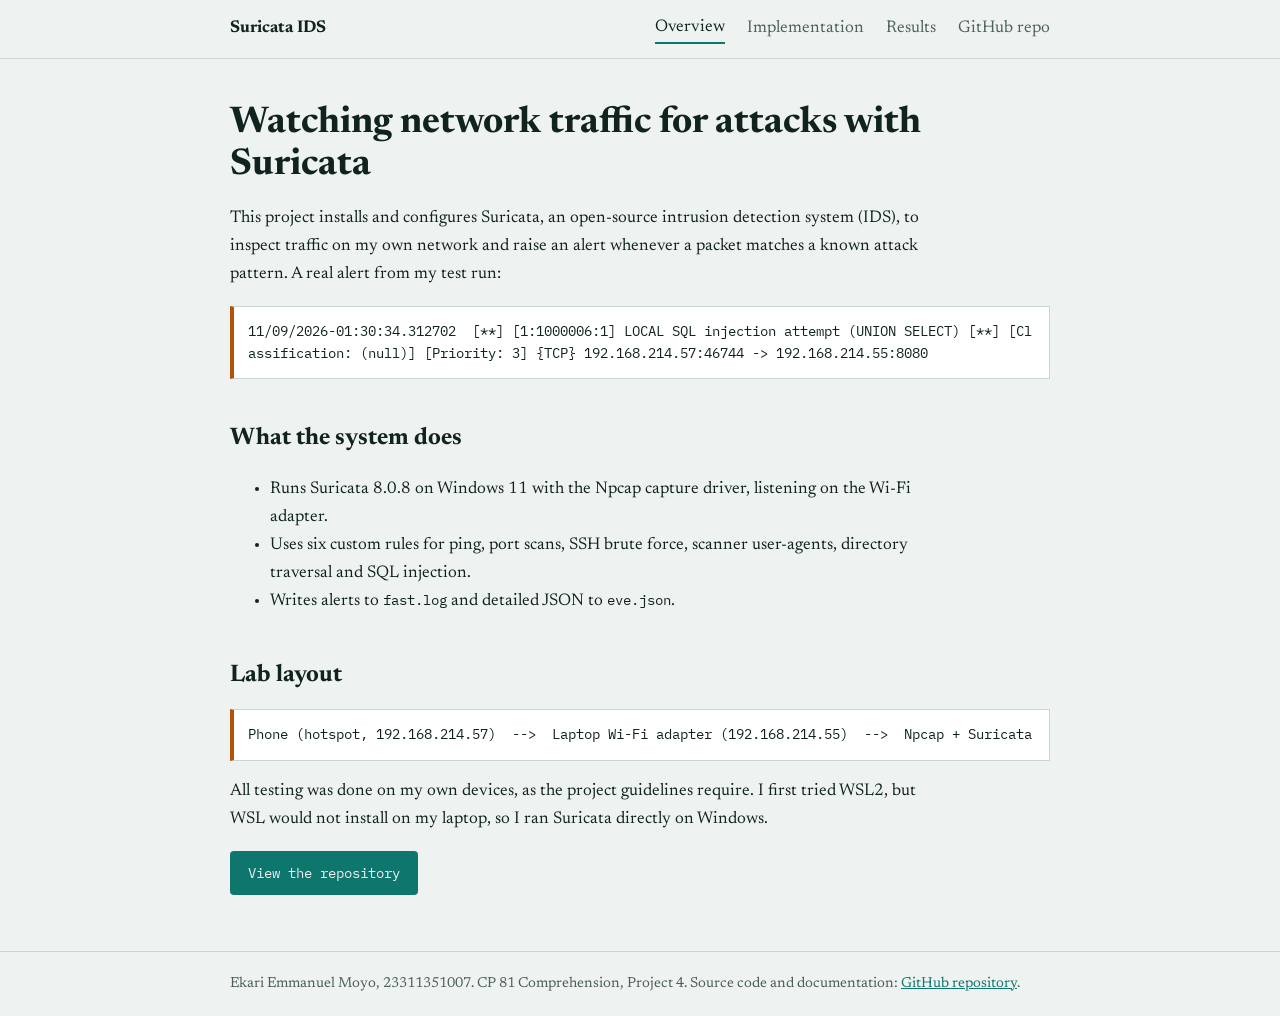
<file: docs/index.html>
<!doctype html><html lang="en"><head><meta charset="utf-8"><meta name="viewport" content="width=device-width, initial-scale=1">
<title>Overview | Suricata IDS Project</title>
<link rel="preconnect" href="https://fonts.googleapis.com"><link rel="preconnect" href="https://fonts.gstatic.com" crossorigin>
<link href="https://fonts.googleapis.com/css2?family=IBM+Plex+Mono&family=Newsreader:opsz,wght@6..72,400;6..72,600&display=swap" rel="stylesheet">
<link rel="stylesheet" href="style.css"></head><body>
<nav><div class="wrap"><b>Suricata IDS</b>
<a href="index.html" aria-current="page">Overview</a><a href="implementation.html" >Implementation</a><a href="results.html" >Results</a>
<a href="https://github.com/kayrie18/Intrusion-Detection-System">GitHub repo</a></div></nav><main class="wrap">
<h1>Watching network traffic for attacks with Suricata</h1>
<p>This project installs and configures Suricata, an open-source intrusion detection system (IDS), to inspect traffic on my own network and raise an alert whenever a packet matches a known attack pattern. A real alert from my test run:</p>
<pre class="alertline">11/09/2026-01:30:34.312702  [**] [1:1000006:1] LOCAL SQL injection attempt (UNION SELECT) [**] [Classification: (null)] [Priority: 3] {TCP} 192.168.214.57:46744 -> 192.168.214.55:8080</pre>
<h2>What the system does</h2>
<ul><li>Runs Suricata 8.0.8 on Windows 11 with the Npcap capture driver, listening on the Wi-Fi adapter.</li>
<li>Uses six custom rules for ping, port scans, SSH brute force, scanner user-agents, directory traversal and SQL injection.</li>
<li>Writes alerts to <code>fast.log</code> and detailed JSON to <code>eve.json</code>.</li></ul>
<h2>Lab layout</h2>
<pre>Phone (hotspot, 192.168.214.57)  --&gt;  Laptop Wi-Fi adapter (192.168.214.55)  --&gt;  Npcap + Suricata  --&gt;  fast.log</pre>
<p>All testing was done on my own devices, as the project guidelines require. I first tried WSL2, but WSL would not install on my laptop, so I ran Suricata directly on Windows.</p>
<p><a class="btn" href="https://github.com/kayrie18/Intrusion-Detection-System">View the repository</a></p>
</main><footer><div class="wrap">Ekari Emmanuel Moyo, 23311351007. CP 81 Comprehension, Project 4. Source code and documentation: <a href="https://github.com/kayrie18/Intrusion-Detection-System">GitHub repository</a>.</div></footer></body></html>
</file>
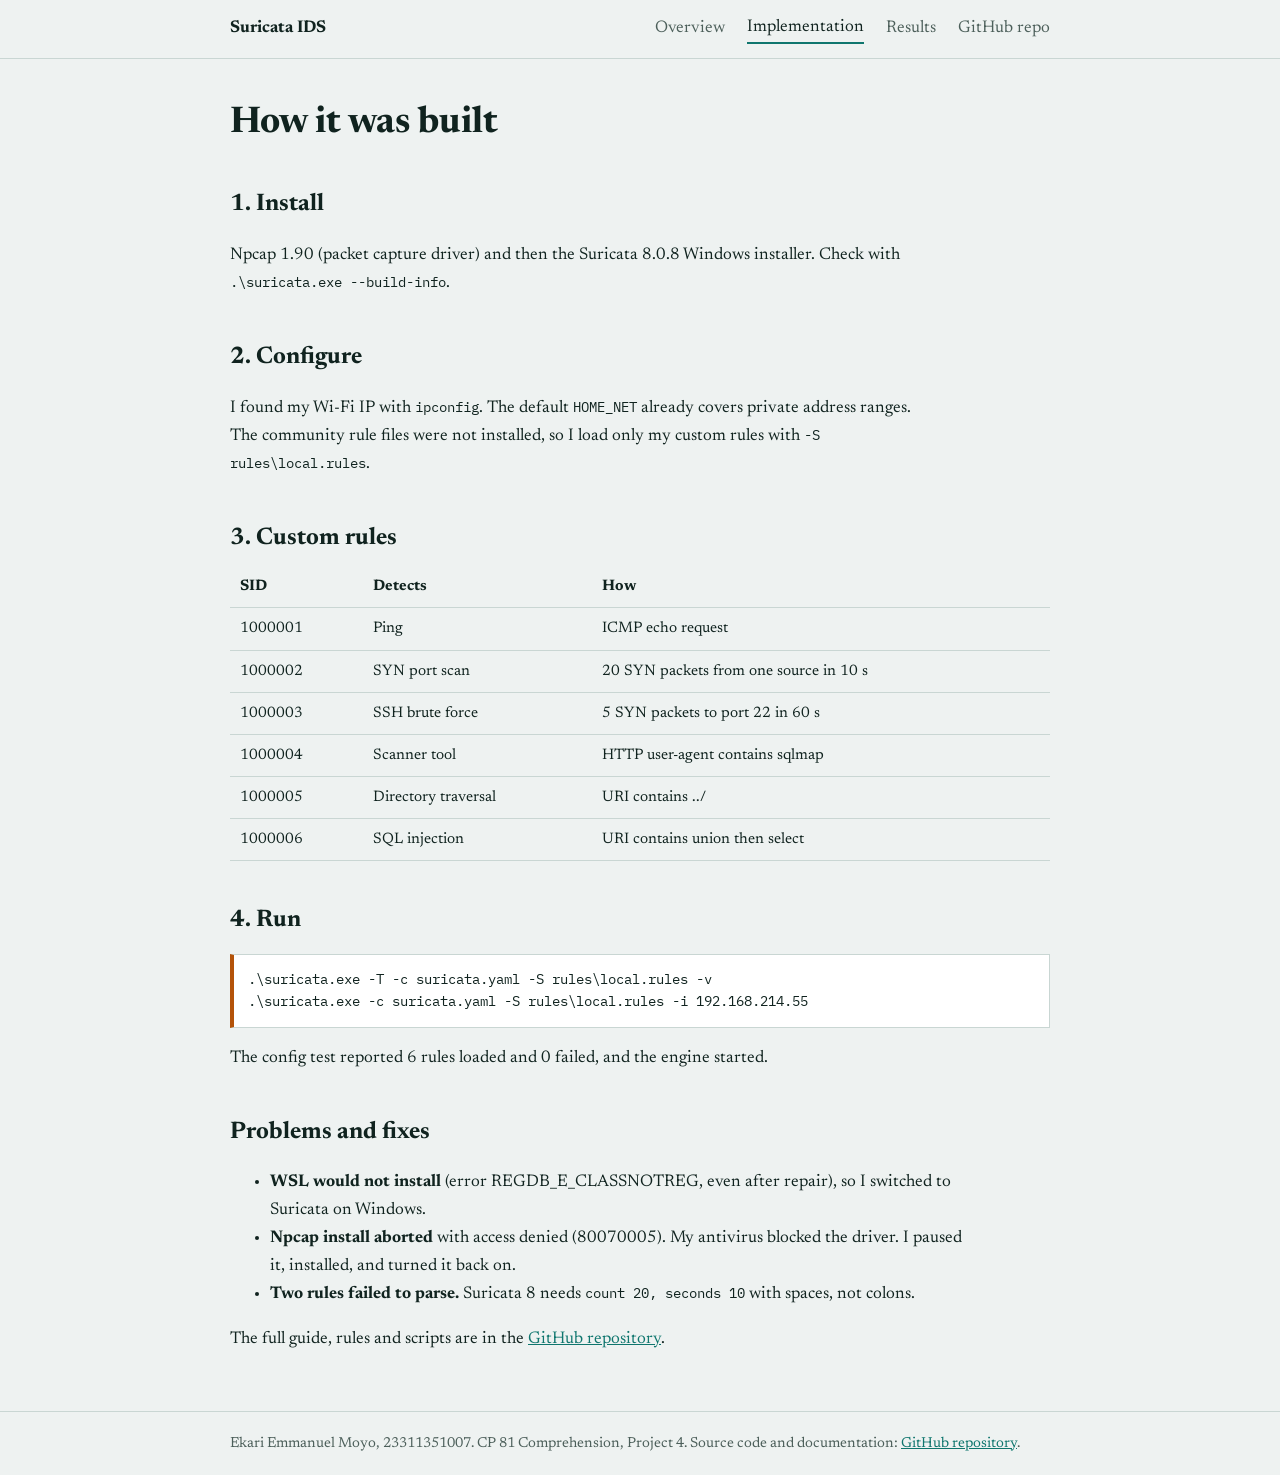
<file: docs/implementation.html>
<!doctype html><html lang="en"><head><meta charset="utf-8"><meta name="viewport" content="width=device-width, initial-scale=1">
<title>Implementation | Suricata IDS Project</title>
<link rel="preconnect" href="https://fonts.googleapis.com"><link rel="preconnect" href="https://fonts.gstatic.com" crossorigin>
<link href="https://fonts.googleapis.com/css2?family=IBM+Plex+Mono&family=Newsreader:opsz,wght@6..72,400;6..72,600&display=swap" rel="stylesheet">
<link rel="stylesheet" href="style.css"></head><body>
<nav><div class="wrap"><b>Suricata IDS</b>
<a href="index.html" >Overview</a><a href="implementation.html" aria-current="page">Implementation</a><a href="results.html" >Results</a>
<a href="https://github.com/kayrie18/Intrusion-Detection-System">GitHub repo</a></div></nav><main class="wrap">
<h1>How it was built</h1>
<h2>1. Install</h2>
<p>Npcap 1.90 (packet capture driver) and then the Suricata 8.0.8 Windows installer. Check with <code>.\suricata.exe --build-info</code>.</p>
<h2>2. Configure</h2>
<p>I found my Wi-Fi IP with <code>ipconfig</code>. The default <code>HOME_NET</code> already covers private address ranges. The community rule files were not installed, so I load only my custom rules with <code>-S rules\local.rules</code>.</p>
<h2>3. Custom rules</h2>
<div class="table"><table><tr><th>SID</th><th>Detects</th><th>How</th></tr>
<tr><td>1000001</td><td>Ping</td><td>ICMP echo request</td></tr>
<tr><td>1000002</td><td>SYN port scan</td><td>20 SYN packets from one source in 10 s</td></tr>
<tr><td>1000003</td><td>SSH brute force</td><td>5 SYN packets to port 22 in 60 s</td></tr>
<tr><td>1000004</td><td>Scanner tool</td><td>HTTP user-agent contains sqlmap</td></tr>
<tr><td>1000005</td><td>Directory traversal</td><td>URI contains ../</td></tr>
<tr><td>1000006</td><td>SQL injection</td><td>URI contains union then select</td></tr></table></div>
<h2>4. Run</h2>
<pre>.\suricata.exe -T -c suricata.yaml -S rules\local.rules -v
.\suricata.exe -c suricata.yaml -S rules\local.rules -i 192.168.214.55</pre>
<p>The config test reported 6 rules loaded and 0 failed, and the engine started.</p>
<h2>Problems and fixes</h2>
<ul><li><b>WSL would not install</b> (error REGDB_E_CLASSNOTREG, even after repair), so I switched to Suricata on Windows.</li>
<li><b>Npcap install aborted</b> with access denied (80070005). My antivirus blocked the driver. I paused it, installed, and turned it back on.</li>
<li><b>Two rules failed to parse.</b> Suricata 8 needs <code>count 20, seconds 10</code> with spaces, not colons.</li></ul>
<p>The full guide, rules and scripts are in the <a href="https://github.com/kayrie18/Intrusion-Detection-System">GitHub repository</a>.</p>
</main><footer><div class="wrap">Ekari Emmanuel Moyo, 23311351007. CP 81 Comprehension, Project 4. Source code and documentation: <a href="https://github.com/kayrie18/Intrusion-Detection-System">GitHub repository</a>.</div></footer></body></html>
</file>
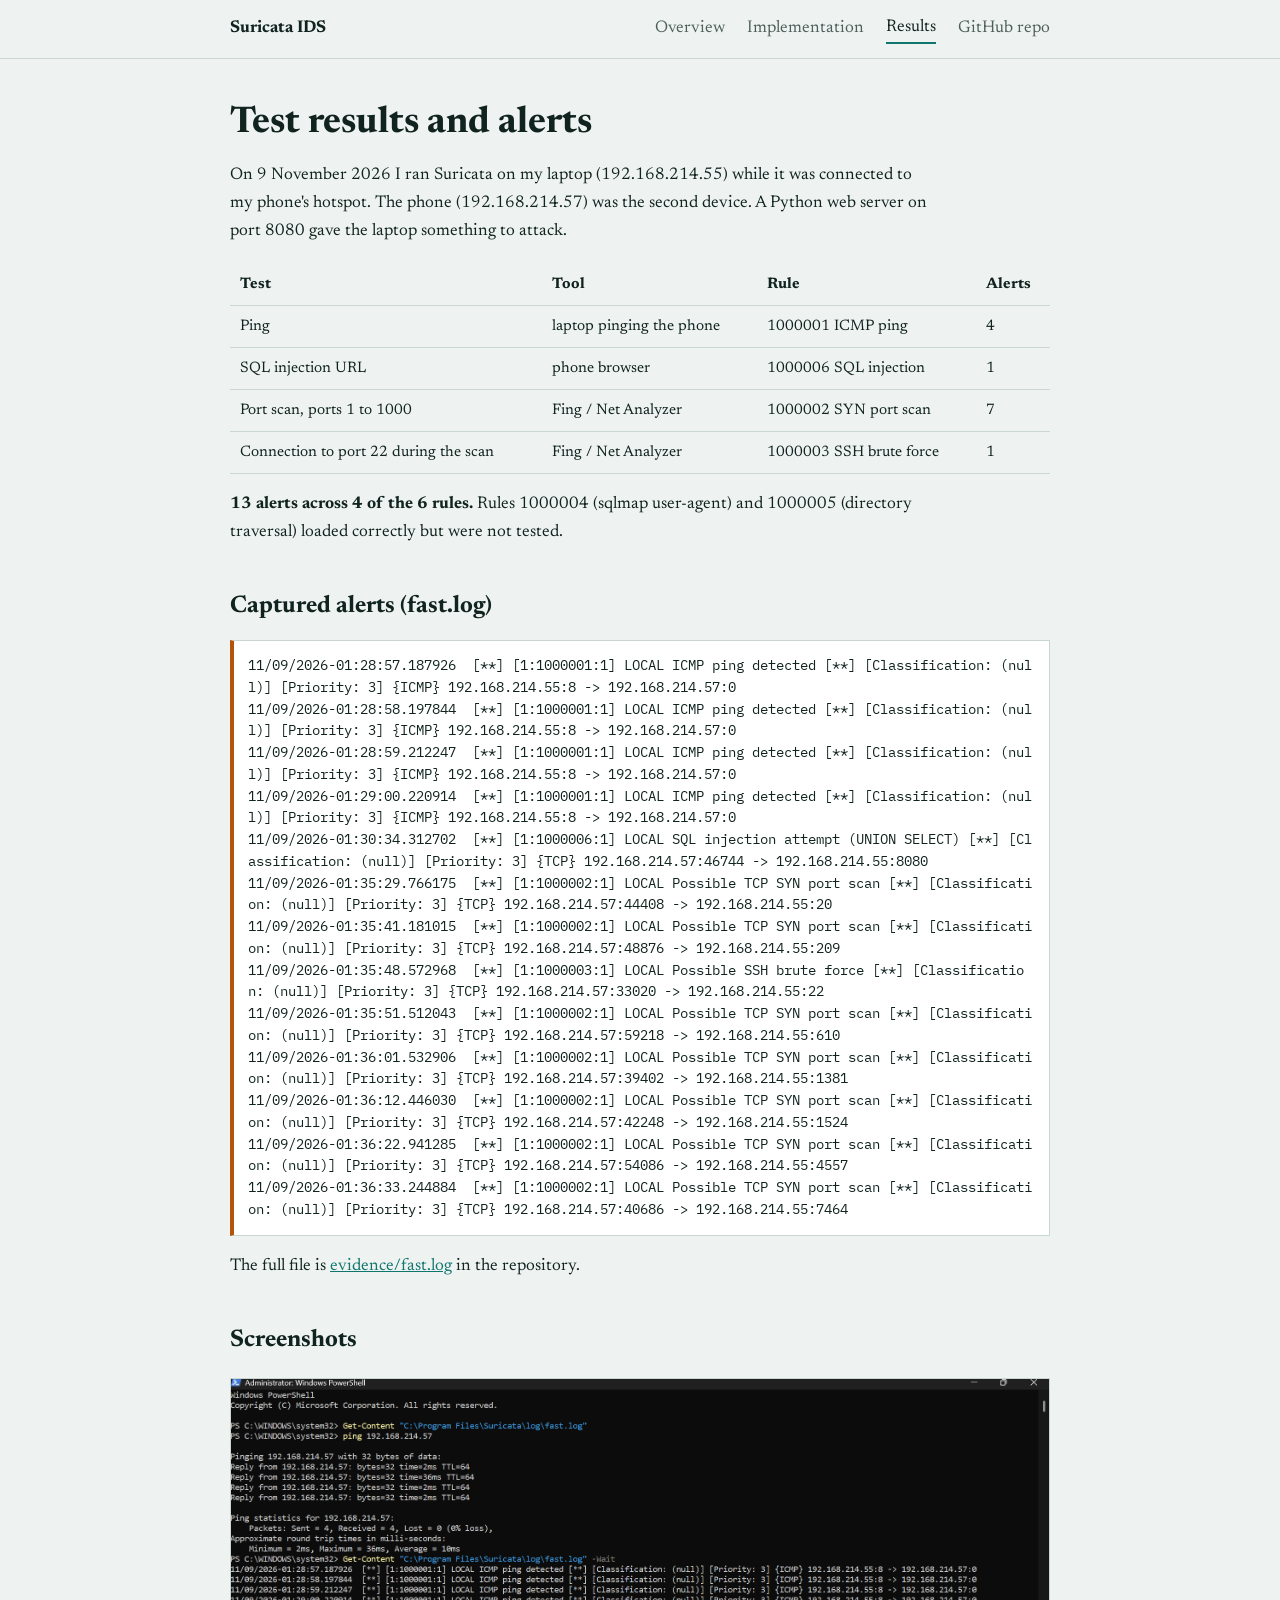
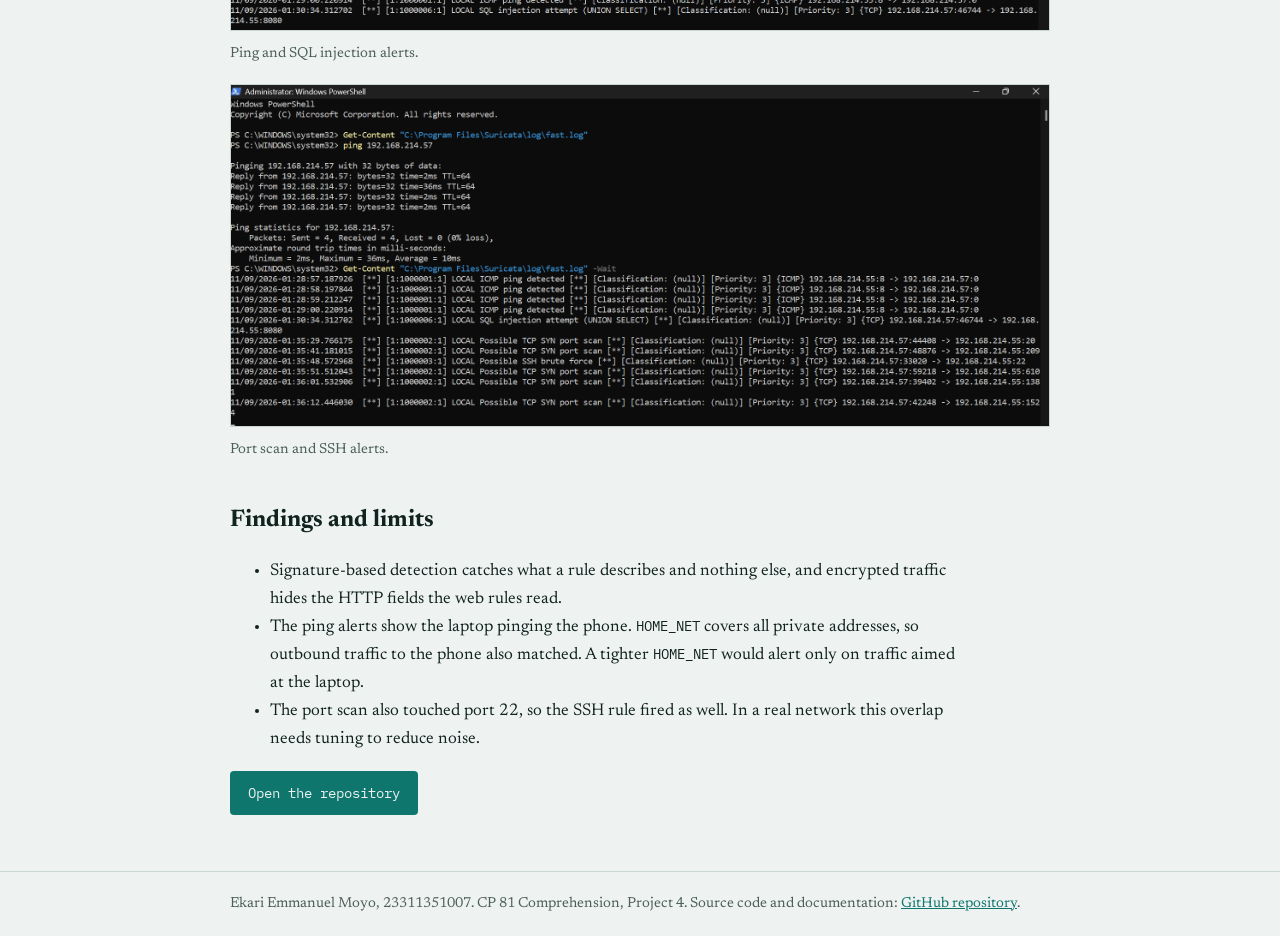
<file: docs/results.html>
<!doctype html><html lang="en"><head><meta charset="utf-8"><meta name="viewport" content="width=device-width, initial-scale=1">
<title>Results | Suricata IDS Project</title>
<link rel="preconnect" href="https://fonts.googleapis.com"><link rel="preconnect" href="https://fonts.gstatic.com" crossorigin>
<link href="https://fonts.googleapis.com/css2?family=IBM+Plex+Mono&family=Newsreader:opsz,wght@6..72,400;6..72,600&display=swap" rel="stylesheet">
<link rel="stylesheet" href="style.css"></head><body>
<nav><div class="wrap"><b>Suricata IDS</b>
<a href="index.html" >Overview</a><a href="implementation.html" >Implementation</a><a href="results.html" aria-current="page">Results</a>
<a href="https://github.com/kayrie18/Intrusion-Detection-System">GitHub repo</a></div></nav><main class="wrap">
<h1>Test results and alerts</h1>
<p>On 9 November 2026 I ran Suricata on my laptop (192.168.214.55) while it was connected to my phone's hotspot. The phone (192.168.214.57) was the second device. A Python web server on port 8080 gave the laptop something to attack.</p>
<div class="table"><table><tr><th>Test</th><th>Tool</th><th>Rule</th><th>Alerts</th></tr>
<tr><td>Ping</td><td>laptop pinging the phone</td><td>1000001 ICMP ping</td><td>4</td></tr>
<tr><td>SQL injection URL</td><td>phone browser</td><td>1000006 SQL injection</td><td>1</td></tr>
<tr><td>Port scan, ports 1 to 1000</td><td>Fing / Net Analyzer</td><td>1000002 SYN port scan</td><td>7</td></tr>
<tr><td>Connection to port 22 during the scan</td><td>Fing / Net Analyzer</td><td>1000003 SSH brute force</td><td>1</td></tr></table></div>
<p><b>13 alerts across 4 of the 6 rules.</b> Rules 1000004 (sqlmap user-agent) and 1000005 (directory traversal) loaded correctly but were not tested.</p>
<h2>Captured alerts (fast.log)</h2>
<pre class="alertline">11/09/2026-01:28:57.187926  [**] [1:1000001:1] LOCAL ICMP ping detected [**] [Classification: (null)] [Priority: 3] {ICMP} 192.168.214.55:8 -&gt; 192.168.214.57:0
11/09/2026-01:28:58.197844  [**] [1:1000001:1] LOCAL ICMP ping detected [**] [Classification: (null)] [Priority: 3] {ICMP} 192.168.214.55:8 -&gt; 192.168.214.57:0
11/09/2026-01:28:59.212247  [**] [1:1000001:1] LOCAL ICMP ping detected [**] [Classification: (null)] [Priority: 3] {ICMP} 192.168.214.55:8 -&gt; 192.168.214.57:0
11/09/2026-01:29:00.220914  [**] [1:1000001:1] LOCAL ICMP ping detected [**] [Classification: (null)] [Priority: 3] {ICMP} 192.168.214.55:8 -&gt; 192.168.214.57:0
11/09/2026-01:30:34.312702  [**] [1:1000006:1] LOCAL SQL injection attempt (UNION SELECT) [**] [Classification: (null)] [Priority: 3] {TCP} 192.168.214.57:46744 -&gt; 192.168.214.55:8080
11/09/2026-01:35:29.766175  [**] [1:1000002:1] LOCAL Possible TCP SYN port scan [**] [Classification: (null)] [Priority: 3] {TCP} 192.168.214.57:44408 -&gt; 192.168.214.55:20
11/09/2026-01:35:41.181015  [**] [1:1000002:1] LOCAL Possible TCP SYN port scan [**] [Classification: (null)] [Priority: 3] {TCP} 192.168.214.57:48876 -&gt; 192.168.214.55:209
11/09/2026-01:35:48.572968  [**] [1:1000003:1] LOCAL Possible SSH brute force [**] [Classification: (null)] [Priority: 3] {TCP} 192.168.214.57:33020 -&gt; 192.168.214.55:22
11/09/2026-01:35:51.512043  [**] [1:1000002:1] LOCAL Possible TCP SYN port scan [**] [Classification: (null)] [Priority: 3] {TCP} 192.168.214.57:59218 -&gt; 192.168.214.55:610
11/09/2026-01:36:01.532906  [**] [1:1000002:1] LOCAL Possible TCP SYN port scan [**] [Classification: (null)] [Priority: 3] {TCP} 192.168.214.57:39402 -&gt; 192.168.214.55:1381
11/09/2026-01:36:12.446030  [**] [1:1000002:1] LOCAL Possible TCP SYN port scan [**] [Classification: (null)] [Priority: 3] {TCP} 192.168.214.57:42248 -&gt; 192.168.214.55:1524
11/09/2026-01:36:22.941285  [**] [1:1000002:1] LOCAL Possible TCP SYN port scan [**] [Classification: (null)] [Priority: 3] {TCP} 192.168.214.57:54086 -&gt; 192.168.214.55:4557
11/09/2026-01:36:33.244884  [**] [1:1000002:1] LOCAL Possible TCP SYN port scan [**] [Classification: (null)] [Priority: 3] {TCP} 192.168.214.57:40686 -&gt; 192.168.214.55:7464</pre>
<p>The full file is <a href="https://github.com/kayrie18/Intrusion-Detection-System/blob/main/evidence/fast.log">evidence/fast.log</a> in the repository.</p>
<h2>Screenshots</h2>
<figure><img src="screenshots/alerts-ping-sqli.png" alt="PowerShell showing ICMP ping and SQL injection alerts from fast.log"><figcaption>Ping and SQL injection alerts.</figcaption></figure>
<figure><img src="screenshots/alerts-portscan.png" alt="PowerShell showing TCP SYN port scan and SSH brute force alerts from fast.log"><figcaption>Port scan and SSH alerts.</figcaption></figure>
<h2>Findings and limits</h2>
<ul><li>Signature-based detection catches what a rule describes and nothing else, and encrypted traffic hides the HTTP fields the web rules read.</li>
<li>The ping alerts show the laptop pinging the phone. <code>HOME_NET</code> covers all private addresses, so outbound traffic to the phone also matched. A tighter <code>HOME_NET</code> would alert only on traffic aimed at the laptop.</li>
<li>The port scan also touched port 22, so the SSH rule fired as well. In a real network this overlap needs tuning to reduce noise.</li></ul>
<p><a class="btn" href="https://github.com/kayrie18/Intrusion-Detection-System">Open the repository</a></p>
</main><footer><div class="wrap">Ekari Emmanuel Moyo, 23311351007. CP 81 Comprehension, Project 4. Source code and documentation: <a href="https://github.com/kayrie18/Intrusion-Detection-System">GitHub repository</a>.</div></footer></body></html>
</file>
<file: docs/style.css>
:root{--paper:#eef2f1;--ink:#10231f;--muted:#4c5f5a;--signal:#0f766e;--alert:#b45309;--panel:#ffffff;--line:#c9d6d3;color-scheme:light}
@media (prefers-color-scheme:dark){:root{--paper:#0e1b18;--ink:#e6efed;--muted:#9bb0ab;--signal:#4fd1c0;--alert:#f2a65a;--panel:#14262c;--line:#2a403b;color-scheme:dark}}
*{box-sizing:border-box}
body{margin:0;background:var(--paper);color:var(--ink);font:17px/1.65 "Newsreader",Georgia,serif}
a{color:var(--signal)}
.wrap{max-width:860px;margin:0 auto;padding:0 20px}
nav{border-bottom:1px solid var(--line);padding:14px 0}
nav .wrap{display:flex;gap:22px;flex-wrap:wrap;align-items:center}
nav b{margin-right:auto}
nav a{text-decoration:none;color:var(--muted)}
nav a[aria-current]{color:var(--ink);border-bottom:2px solid var(--signal)}
h1{font-size:2.3rem;line-height:1.15;margin:44px 0 12px}
h2{font-size:1.5rem;margin:40px 0 8px}
p,li{max-width:70ch}
code,pre{font-family:"IBM Plex Mono",Consolas,monospace;font-size:.85rem}
pre{background:var(--panel);border:1px solid var(--line);border-left:4px solid var(--alert);padding:14px;overflow-x:auto;line-height:1.6}
.alertline{white-space:pre-wrap;word-break:break-all}
.btn{display:inline-block;background:var(--signal);color:var(--paper);padding:10px 18px;text-decoration:none;border-radius:4px;font-family:"IBM Plex Mono",monospace;font-size:.9rem}
.table{overflow-x:auto}
table{border-collapse:collapse;width:100%;font-size:.95rem}
th,td{border-bottom:1px solid var(--line);padding:8px 10px;text-align:left;vertical-align:top}
.note{background:var(--panel);border:1px solid var(--line);padding:10px 14px;font-size:.92rem;color:var(--muted)}
img{max-width:100%;height:auto;border:1px solid var(--line)}
figure{margin:18px 0}figcaption{font-size:.9rem;color:var(--muted)}
footer{border-top:1px solid var(--line);margin-top:56px;padding:20px 0;color:var(--muted);font-size:.9rem}
:focus-visible{outline:3px solid var(--alert);outline-offset:2px}
</file>
